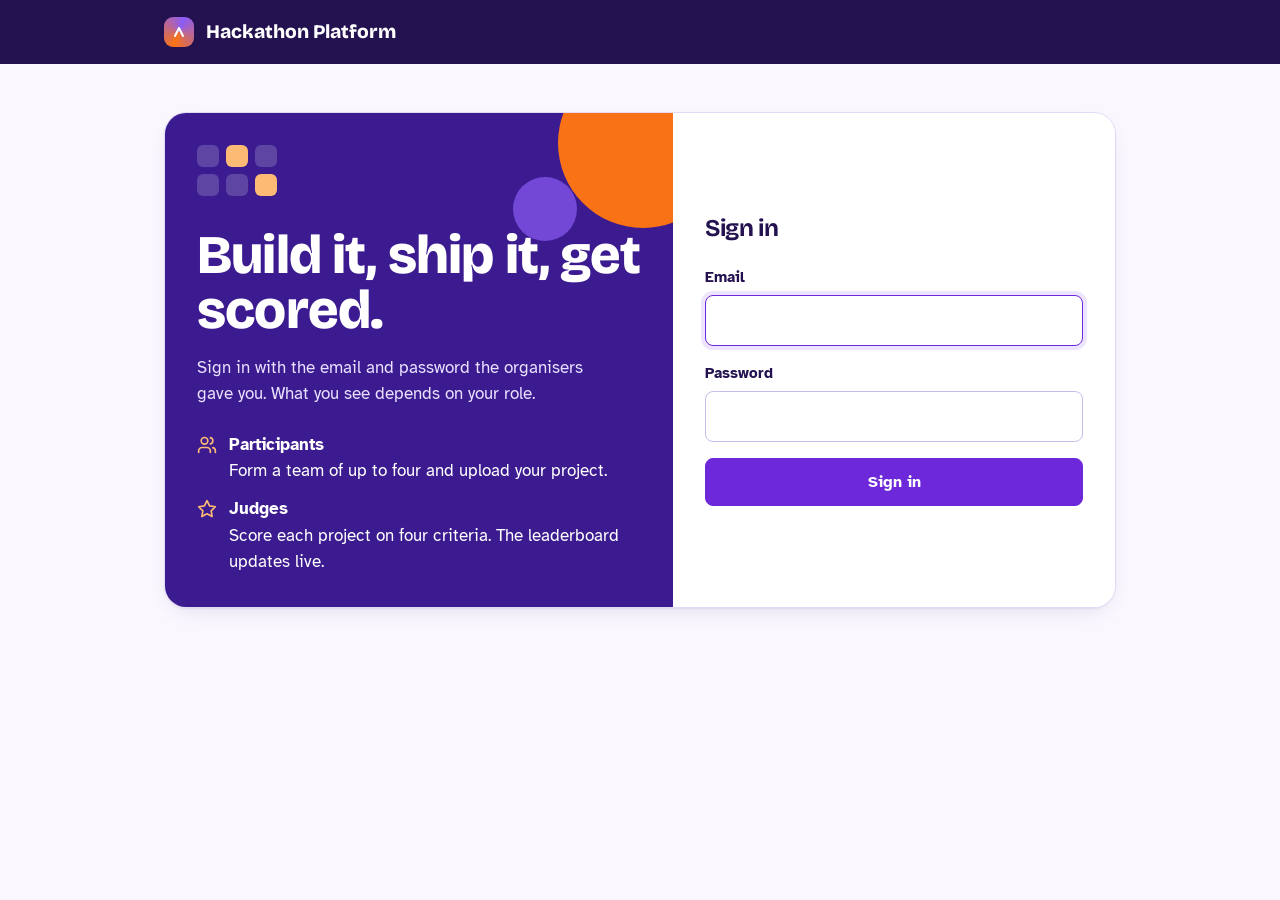
<file: frontend/site/app/index.html>
<!doctype html>
<html lang="en">
<head>
  <meta charset="utf-8">
  <meta name="viewport" content="width=device-width, initial-scale=1">
  <meta name="color-scheme" content="light dark">
  <title>Hackathon Platform</title>
  <link rel="icon" href="data:image/svg+xml,%3Csvg xmlns='http://www.w3.org/2000/svg' viewBox='0 0 32 32'%3E%3Crect width='32' height='32' rx='9' fill='%236D28D9'/%3E%3Cpath d='M10 22l6-12 6 12' stroke='%23F97316' stroke-width='3' fill='none' stroke-linecap='round' stroke-linejoin='round'/%3E%3C/svg%3E">
  <link rel="preconnect" href="https://fonts.googleapis.com">
  <link rel="preconnect" href="https://fonts.gstatic.com" crossorigin>
  <link rel="stylesheet" href="https://fonts.googleapis.com/css2?family=Atkinson+Hyperlegible:wght@400;700&family=Bricolage+Grotesque:opsz,wght@12..96,500;12..96,700;12..96,800&display=swap">
  <link rel="stylesheet" href="styles.css">
  <script src="config.js" defer></script>
  <script src="app.js" defer></script>
</head>
<body>
  <a class="skip" href="#main">Skip to content</a>
  <header class="band">
    <div class="band-inner">
      <a class="brand" href="/app/">
        <span class="brand-mark" aria-hidden="true"><svg viewBox="0 0 24 24" fill="none" stroke-width="3" stroke-linecap="round" stroke-linejoin="round"><path d="M6 18l6-12 6 12"/></svg></span>
        <span class="brand-text" id="brand">Hackathon Platform</span>
      </a>
      <div class="who" id="who" hidden>
        <span class="role"><span class="dot" aria-hidden="true"></span><span id="role"></span></span>
        <button class="ghost" id="signout" type="button"></button>
      </div>
    </div>
    <nav class="tabs" id="tabs" aria-label="Sections" hidden></nav>
  </header>

  <main id="main" tabindex="-1"></main>

  <dialog id="confirm" aria-labelledby="confirm-title" aria-describedby="confirm-body">
    <h2 id="confirm-title"></h2>
    <p id="confirm-body"></p>
    <div class="actions">
      <button class="btn solid-danger" id="confirm-yes" type="button"></button>
      <button class="btn secondary" id="confirm-no" type="button">Cancel</button>
    </div>
  </dialog>

  <div class="toast" id="toast" role="status" aria-live="polite"></div>
</body>
</html>
</file>
<file: frontend/site/app/styles.css>
/* Tokens: an energetic event palette (violet + signal orange) on a soft lilac base. */
:root {
  --bg: #FAF7FF;
  --surface: #FFFFFF;
  --surface-2: #F3EEFF;
  --ink: #23124F;
  --ink-soft: #4B4469;
  --muted: #5F5A7A;
  --line: #E2DAF7;
  --line-strong: #C9BCEB;
  --primary: #6D28D9;
  --primary-hover: #5B21B6;
  --primary-soft: #EDE4FF;
  --on-primary: #FFFFFF;
  --accent: #C2410C;
  --accent-bright: #F97316;
  --accent-soft: #FFEDD5;
  --success: #047857;
  --success-soft: #D1FAE5;
  --danger: #B91C1C;
  --danger-soft: #FEE2E2;
  --band: #23124F;
  --c1: #6D28D9;
  --c2: #8B5CF6;
  --c3: #F97316;
  --c4: #FDBA74;
  --display: "Bricolage Grotesque", "Avenir Next", system-ui, sans-serif;
  --body: "Atkinson Hyperlegible", system-ui, -apple-system, "Segoe UI", sans-serif;
  --r-sm: 8px;
  --r-md: 14px;
  --r-lg: 22px;
  --s1: 4px; --s2: 8px; --s3: 12px; --s4: 16px; --s5: 24px; --s6: 32px; --s7: 48px;
  --fast: 150ms;
  --ease: cubic-bezier(.2, .8, .2, 1);
  --shadow: 0 1px 2px rgba(35, 18, 79, .06), 0 8px 24px -12px rgba(35, 18, 79, .18);
  color-scheme: light;
}

@media (prefers-color-scheme: dark) {
  :root {
    --bg: #120A2B;
    --surface: #1C1240;
    --surface-2: #251852;
    --ink: #F4EFFF;
    --ink-soft: #D6CCF5;
    --muted: #B3A8D9;
    --line: #34266A;
    --line-strong: #4A3A8A;
    --primary: #A78BFA;
    --primary-hover: #C4B5FD;
    --primary-soft: #2E2163;
    --on-primary: #1A0F3D;
    --accent: #FDBA74;
    --accent-bright: #FB923C;
    --accent-soft: #3B2414;
    --success: #6EE7B7;
    --success-soft: #0F3B2E;
    --danger: #FCA5A5;
    --danger-soft: #3F1A1A;
    --band: #0B0620;
    --c1: #A78BFA; --c2: #7C5CE0; --c3: #FB923C; --c4: #FDBA74;
    --shadow: 0 1px 2px rgba(0,0,0,.3), 0 8px 24px -12px rgba(0,0,0,.6);
    color-scheme: dark;
  }
}

* { box-sizing: border-box; }
html { -webkit-text-size-adjust: 100%; }
body { margin: 0; background: var(--bg); color: var(--ink); font: 17px/1.55 var(--body); }
[hidden] { display: none !important; }
h1, h2, h3 { font-family: var(--display); line-height: 1.12; margin: 0; letter-spacing: -0.015em; }
h1 { font-size: clamp(1.9rem, 4vw, 2.5rem); font-weight: 800; }
h2 { font-size: 1.5rem; font-weight: 700; }
h3 { font-size: 1.2rem; font-weight: 700; }
p { margin: 0; }
a { color: var(--primary); text-underline-offset: 3px; }
.icon { width: 20px; height: 20px; flex: none; stroke: currentColor; fill: none; stroke-width: 2; stroke-linecap: round; stroke-linejoin: round; }
.sr-only { position: absolute; width: 1px; height: 1px; overflow: hidden; clip: rect(0 0 0 0); white-space: nowrap; }

:focus-visible { outline: 3px solid var(--accent-bright); outline-offset: 2px; border-radius: 6px; }

.skip { position: absolute; left: var(--s4); top: -60px; background: var(--surface); color: var(--ink); padding: var(--s2) var(--s4); border-radius: var(--r-sm); z-index: 10; }
.skip:focus { top: var(--s2); }

/* Header band */
.band { background: var(--band); color: #fff; position: sticky; top: 0; z-index: 5; }
.band-inner { max-width: 1000px; margin: 0 auto; padding: var(--s3) var(--s5); display: flex; align-items: center; justify-content: space-between; gap: var(--s4); min-height: 64px; }
.brand { display: inline-flex; align-items: center; gap: var(--s3); color: #fff; text-decoration: none; font: 800 1.2rem/1 var(--display); }
.brand-mark { width: 30px; height: 30px; border-radius: 9px; background: conic-gradient(from 200deg, #F97316, #8B5CF6, #F97316); display: grid; place-items: center; }
.brand-mark svg { width: 16px; height: 16px; stroke: #fff; }
.who { display: flex; align-items: center; gap: var(--s3); font-size: 0.95rem; }
.role { display: inline-flex; align-items: center; gap: 6px; background: rgba(255,255,255,0.12); padding: 6px 12px; border-radius: 999px; font-weight: 700; }
.role .dot { width: 8px; height: 8px; border-radius: 50%; background: var(--accent-bright); }
.ghost { display: inline-flex; align-items: center; gap: 6px; min-height: 44px; padding: 0 var(--s3); background: transparent; border: 1px solid rgba(255,255,255,.28); color: #fff; border-radius: var(--r-sm); font: 700 0.95rem var(--body); cursor: pointer; transition: background var(--fast) var(--ease); white-space: nowrap; }
.ghost:hover { background: rgba(255,255,255,.1); }

.tabs { max-width: 1000px; margin: 0 auto; padding: 0 var(--s5); display: flex; gap: var(--s1); overflow-x: auto; scrollbar-width: none; }
.tabs button { display: inline-flex; align-items: center; gap: var(--s2); min-height: 48px; background: none; border: 0; color: rgba(255,255,255,0.7); font: 700 1rem var(--body); padding: 0 var(--s4); cursor: pointer; border-bottom: 3px solid transparent; white-space: nowrap; transition: color var(--fast) var(--ease), border-color var(--fast) var(--ease); }
.tabs button .icon { width: 18px; height: 18px; }
.tabs button[aria-current="page"] { color: #fff; border-bottom-color: var(--accent-bright); }
.tabs button:hover { color: #fff; }

main { max-width: 1000px; margin: 0 auto; padding: var(--s7) var(--s5) 96px; outline: none; }
.page-head { display: flex; justify-content: space-between; align-items: flex-end; gap: var(--s4); flex-wrap: wrap; margin-bottom: var(--s6); }
.page-head p { color: var(--muted); margin-top: var(--s2); max-width: 60ch; }
.stack > * + * { margin-top: var(--s5); }
.grid-2 { display: grid; grid-template-columns: 1.2fr 1fr; gap: var(--s5); align-items: start; }

/* Surfaces */
.panel { background: var(--surface); border: 1px solid var(--line); border-radius: var(--r-md); padding: var(--s5); box-shadow: var(--shadow); }
.panel-head { display: flex; justify-content: space-between; align-items: flex-start; gap: var(--s4); flex-wrap: wrap; }
.meta { color: var(--muted); font-size: 0.95rem; }
.meta-row { display: flex; flex-wrap: wrap; gap: var(--s2) var(--s4); color: var(--muted); font-size: 0.95rem; align-items: center; }
.meta-row span { display: inline-flex; align-items: center; gap: 6px; }
.meta-row .icon { width: 16px; height: 16px; }

/* Forms */
form.fields { display: grid; gap: var(--s4); }
.score-card .actions { margin-top: var(--s2); }
.field { display: grid; gap: 6px; }
.field > label, .label { font-weight: 700; font-size: 0.95rem; }
.hint { font-weight: 400; color: var(--muted); font-size: 0.9rem; }
.field-error { color: var(--danger); font-size: 0.9rem; font-weight: 700; display: flex; gap: 6px; align-items: center; }
.field-error:empty { display: none; }
input[type=text], input[type=email], input[type=password], input[type=url], textarea {
  font: inherit; color: inherit; background: var(--surface);
  border: 1.5px solid var(--line-strong); border-radius: var(--r-sm); padding: 11px 14px; width: 100%; min-height: 48px;
  transition: border-color var(--fast) var(--ease), box-shadow var(--fast) var(--ease);
}
textarea { min-height: 104px; resize: vertical; }
input:focus, textarea:focus { border-color: var(--primary); box-shadow: 0 0 0 4px var(--primary-soft); outline: none; }
input[aria-invalid=true], textarea[aria-invalid=true] { border-color: var(--danger); }

.drop { position: relative; display: grid; place-items: center; gap: var(--s2); text-align: center; padding: var(--s6) var(--s4); border: 2px dashed var(--line-strong); border-radius: var(--r-md); background: var(--surface-2); cursor: pointer; transition: border-color var(--fast) var(--ease), background var(--fast) var(--ease); }
.drop:hover, .drop.over { border-color: var(--primary); background: var(--primary-soft); }
.drop input { position: absolute; inset: 0; opacity: 0; cursor: pointer; }
.drop .icon { width: 28px; height: 28px; color: var(--primary); }
.drop strong { color: var(--ink); }
.drop:focus-within { outline: 3px solid var(--accent-bright); outline-offset: 2px; }

/* Buttons */
.btn { display: inline-flex; align-items: center; justify-content: center; gap: var(--s2); min-height: 48px; font: 700 1rem var(--body); border-radius: var(--r-sm); padding: 0 var(--s5); cursor: pointer; border: 1.5px solid var(--primary); background: var(--primary); color: var(--on-primary); text-decoration: none; transition: background var(--fast) var(--ease), border-color var(--fast) var(--ease), transform var(--fast) var(--ease); }
.btn:hover { background: var(--primary-hover); border-color: var(--primary-hover); }
.btn:active { transform: translateY(1px); }
.btn[disabled] { opacity: .6; cursor: not-allowed; }
.btn.secondary { background: var(--surface); color: var(--primary); border-color: var(--line-strong); }
.btn.secondary:hover { border-color: var(--primary); background: var(--primary-soft); }
.btn.danger { background: var(--surface); color: var(--danger); border-color: var(--danger-soft); }
.btn.danger:hover { border-color: var(--danger); background: var(--danger-soft); }
.btn.solid-danger { background: var(--danger); border-color: var(--danger); color: #fff; }
.btn.block { width: 100%; }
.btn .spinner { width: 18px; height: 18px; border: 2.5px solid currentColor; border-right-color: transparent; border-radius: 50%; animation: spin .7s linear infinite; }
@keyframes spin { to { transform: rotate(360deg); } }
.actions { display: flex; flex-wrap: wrap; gap: var(--s3); align-items: center; }

/* Sign in: block hero */
.signin { display: grid; grid-template-columns: 1.15fr 1fr; border-radius: var(--r-lg); overflow: hidden; box-shadow: var(--shadow); border: 1px solid var(--line); }
.signin-hero { position: relative; background: #3B1B8F; color: #fff; padding: var(--s6); overflow: hidden; min-height: 460px; display: flex; flex-direction: column; gap: var(--s6); }
.signin-hero::before, .signin-hero::after { content: ""; position: absolute; border-radius: 50%; pointer-events: none; }
.signin-hero::before { width: 170px; height: 170px; background: #F97316; right: -55px; top: -55px; }
.signin-hero::after { width: 64px; height: 64px; background: #8B5CF6; right: 96px; top: 64px; opacity: .7; }
.signin-hero .blocks { position: relative; display: grid; grid-template-columns: repeat(3, 22px); gap: 7px; }
.signin-hero .blocks i { width: 22px; height: 22px; border-radius: 6px; background: rgba(255,255,255,.18); }
.signin-hero .blocks i:nth-child(2), .signin-hero .blocks i:nth-child(6) { background: #FDBA74; }
.signin-hero .copy { position: relative; max-width: 30rem; }
.signin-hero h1 { position: relative; font-size: clamp(2.3rem, 5vw, 3.4rem); line-height: 1.02; color: #fff; }
.signin-hero p { position: relative; color: #E9E1FF; margin-top: var(--s4); max-width: 38ch; }
.roles { position: relative; margin: var(--s5) 0 0; padding: 0; list-style: none; display: grid; gap: var(--s3); }
.roles li { display: flex; gap: var(--s3); align-items: flex-start; }
.roles .icon { margin-top: 3px; color: #FDBA74; }
.roles strong { display: block; }
.signin-form { background: var(--surface); padding: var(--s7) var(--s6); }
.signin-form h2 { margin-bottom: var(--s2); }
.signin-form { display: grid; align-content: center; }

/* Teams */
.team-list { list-style: none; margin: var(--s4) 0 0; padding: 0; display: grid; gap: var(--s2); }
.team-list li { display: flex; align-items: center; justify-content: space-between; gap: var(--s3); padding: var(--s3) var(--s4); border: 1px solid var(--line); border-radius: var(--r-sm); background: var(--surface); }
.team-list .name { font-weight: 700; }
.seats { display: inline-flex; gap: 4px; margin-top: 6px; }
.seats i { width: 14px; height: 6px; border-radius: 3px; background: var(--line-strong); }
.seats i.on { background: var(--primary); }
.team-hero { display: flex; gap: var(--s5); align-items: center; }
.avatar { width: 72px; height: 72px; border-radius: 20px; display: grid; place-items: center; font: 800 1.8rem var(--display); color: #fff; background: linear-gradient(135deg, #6D28D9, #F97316); flex: none; }
.members { list-style: none; margin: var(--s4) 0 0; padding: 0; display: grid; gap: var(--s2); }
.members li { display: flex; align-items: center; gap: var(--s3); padding: var(--s3) 0; border-bottom: 1px solid var(--line); }
.members li:last-child { border-bottom: 0; }
.chip { width: 36px; height: 36px; border-radius: 50%; display: grid; place-items: center; font-weight: 700; background: var(--primary-soft); color: var(--primary); flex: none; }
.chip.empty { background: transparent; border: 2px dashed var(--line-strong); color: var(--muted); }
.tag { font-size: 0.8rem; font-weight: 700; padding: 3px 10px; border-radius: 999px; background: var(--primary-soft); color: var(--primary); }
.tag.lead { background: var(--accent-soft); color: var(--accent); }
.tag.ok { background: var(--success-soft); color: var(--success); }

/* Judging */
.progress { display: grid; gap: 6px; min-width: 220px; }
.progress .track { height: 10px; border-radius: 999px; background: var(--surface-2); border: 1px solid var(--line); overflow: hidden; }
.progress .fill { height: 100%; background: linear-gradient(90deg, var(--c1), var(--c3)); border-radius: 999px; transition: width 300ms var(--ease); }
.score-card .live-total { text-align: right; }
.score-card .live-total strong { display: block; font: 800 2rem/1 var(--display); color: var(--primary); font-variant-numeric: tabular-nums; }
.sliders { display: grid; grid-template-columns: repeat(2, minmax(0, 1fr)); gap: var(--s4) var(--s5); margin-top: var(--s5); padding-top: var(--s5); border-top: 1px solid var(--line); }
.slider .top { display: flex; justify-content: space-between; align-items: baseline; gap: var(--s2); }
.slider output { font: 800 1.35rem var(--display); color: var(--ink); min-width: 2ch; text-align: right; font-variant-numeric: tabular-nums; }
.slider .weight { font-weight: 400; color: var(--muted); }
input[type=range] { width: 100%; height: 32px; accent-color: var(--primary); cursor: pointer; }

/* Leaderboard */
.board { list-style: none; margin: 0; padding: 0; display: grid; gap: var(--s2); }
.board li { display: grid; grid-template-columns: 56px 1fr auto; gap: 6px var(--s4); align-items: center; padding: var(--s4); background: var(--surface); border: 1px solid var(--line); border-radius: var(--r-md); }
.board .rank { width: 44px; height: 44px; border-radius: 12px; display: grid; place-items: center; font: 800 1.3rem var(--display); background: var(--surface-2); color: var(--ink-soft); font-variant-numeric: tabular-nums; }
.board li.r1 .rank { background: #C2410C; color: #fff; }
.board li.r1 { border: 2px solid #F97316; padding: var(--s5) var(--s4); }
.board li.r1 .title { font-size: 1.4rem; }
.board li.r1 .score { font-size: 2.2rem; color: var(--accent); }
.board li.r2 .rank { background: #5B21B6; color: #fff; }
.board li.r3 .rank { background: #7C3AED; color: #fff; }
.board .title { font: 700 1.15rem/1.2 var(--display); }
.board .team { color: var(--muted); font-size: 0.92rem; }
.board .score { text-align: right; font: 800 1.7rem/1 var(--display); font-variant-numeric: tabular-nums; }
.board .score small { display: block; font: 400 0.82rem var(--body); color: var(--muted); margin-top: 4px; }
.bar { grid-column: 2 / 4; display: flex; height: 10px; border-radius: 999px; overflow: hidden; background: var(--surface-2); }
.bar span { display: block; height: 100%; }
.bar span + span { box-shadow: inset 2px 0 0 var(--surface); }
.breakdown { grid-column: 2 / 4; display: flex; flex-wrap: wrap; gap: 4px var(--s4); font-size: 0.85rem; color: var(--muted); }
.legend { display: flex; flex-wrap: wrap; gap: 6px var(--s4); color: var(--muted); font-size: 0.9rem; margin-bottom: var(--s3); }
.legend i { display: inline-block; width: 12px; height: 12px; border-radius: 4px; margin-right: 6px; vertical-align: -1px; }
.live { display: inline-flex; align-items: center; gap: var(--s2); color: var(--muted); font-size: 0.9rem; }
.live .pulse { width: 9px; height: 9px; border-radius: 50%; background: var(--success); box-shadow: 0 0 0 0 rgba(4,120,87,.5); animation: pulse 2s infinite; }
@keyframes pulse { 70% { box-shadow: 0 0 0 8px rgba(4,120,87,0); } 100% { box-shadow: 0 0 0 0 rgba(4,120,87,0); } }

/* Empty, loading */
.empty { display: grid; justify-items: start; gap: var(--s3); padding: var(--s6); border: 2px dashed var(--line-strong); border-radius: var(--r-md); color: var(--muted); background: var(--surface); }
.empty .icon { width: 32px; height: 32px; color: var(--primary); }
.empty strong { color: var(--ink); font: 700 1.2rem var(--display); }
.skeleton { display: grid; gap: var(--s4); }
.skeleton i { display: block; height: 18px; border-radius: 8px; background: linear-gradient(90deg, var(--surface-2) 25%, var(--line) 50%, var(--surface-2) 75%); background-size: 200% 100%; animation: shimmer 1.2s infinite; }
.skeleton i.h { height: 40px; width: 45%; }
.skeleton i.b { height: 140px; }
@keyframes shimmer { to { background-position: -200% 0; } }

/* Dialog */
dialog { border: 0; border-radius: var(--r-md); padding: var(--s6); max-width: 440px; width: calc(100% - 32px); background: var(--surface); color: var(--ink); box-shadow: 0 24px 64px -16px rgba(0,0,0,.45); }
dialog::backdrop { background: rgba(18, 10, 43, .55); }
dialog h2 { font-size: 1.35rem; }
dialog p { color: var(--muted); margin: var(--s3) 0 var(--s5); }

/* Toast */
.toast { position: fixed; left: 50%; bottom: var(--s5); transform: translate(-50%, 16px); display: flex; align-items: center; gap: var(--s2); background: var(--band); color: #fff; padding: 14px 18px; border-radius: var(--r-sm); opacity: 0; pointer-events: none; transition: opacity 200ms var(--ease), transform 200ms var(--ease); max-width: calc(100% - 32px); z-index: 20; box-shadow: var(--shadow); }
.toast.show { opacity: 1; transform: translate(-50%, 0); }
.toast.bad { background: #B91C1C; }
.toast .icon { width: 18px; height: 18px; }

@media (max-width: 820px) {
  .signin { grid-template-columns: 1fr; }
  .signin-hero { min-height: 320px; padding: var(--s6) var(--s5); }
  .signin-form { padding: var(--s6) var(--s5); }
  .grid-2 { grid-template-columns: 1fr; }
}
@media (max-width: 640px) {
  body { font-size: 16px; }
  main { padding: var(--s6) var(--s4) 96px; }
  .band-inner, .tabs { padding-left: var(--s4); padding-right: var(--s4); }
  .brand-text { display: none; }
  .sliders { grid-template-columns: 1fr; }
  .board li { grid-template-columns: 44px 1fr auto; padding: var(--s3); }
  .board .rank { width: 38px; height: 38px; font-size: 1.1rem; }
  .board .score { font-size: 1.4rem; }
  .panel { padding: var(--s4); }
  .team-hero { flex-direction: column; align-items: flex-start; }
}
@media (prefers-reduced-motion: reduce) {
  *, *::before, *::after { animation-duration: 0.01ms !important; animation-iteration-count: 1 !important; transition-duration: 0.01ms !important; }
}
</file>
